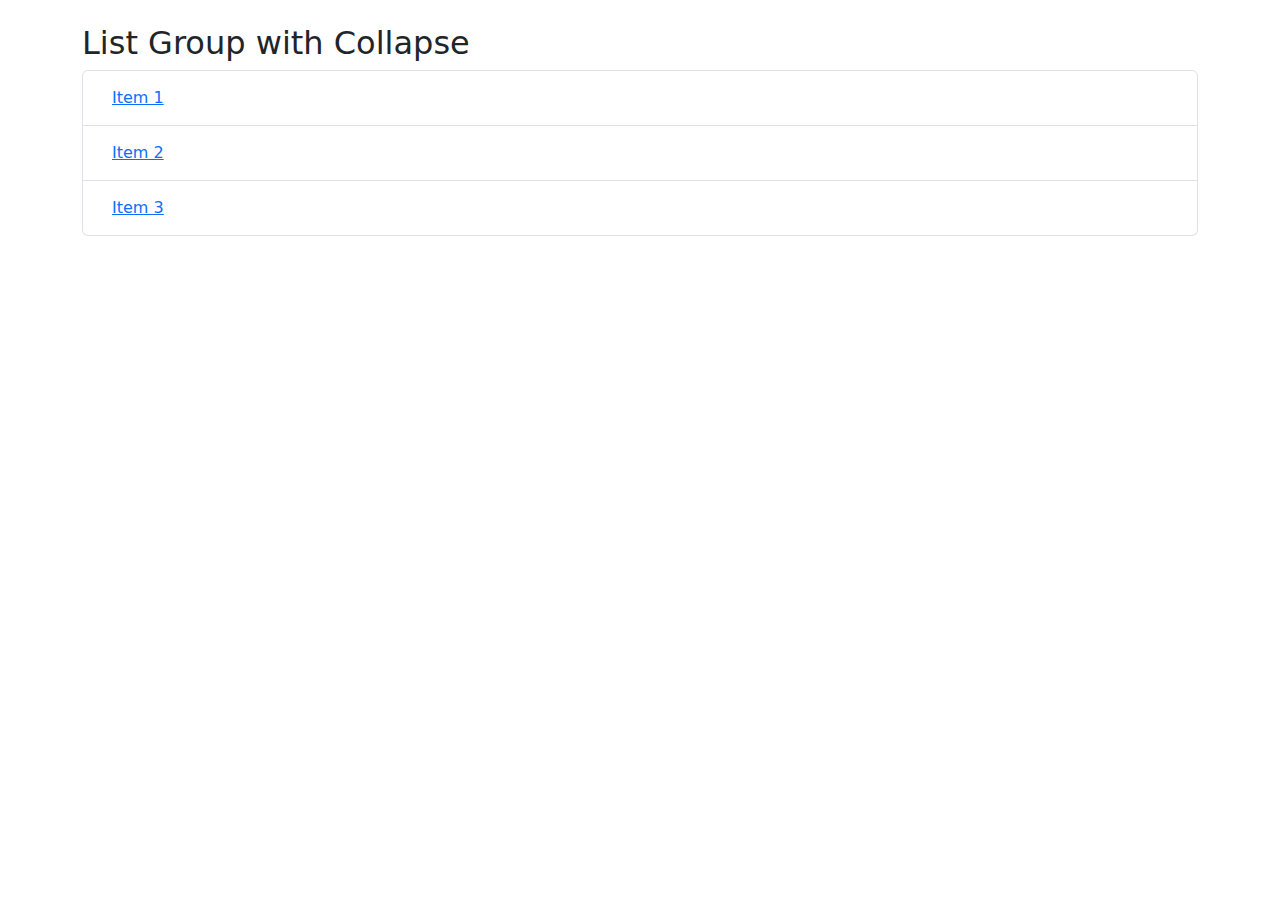
<file: collapse.html>
<!DOCTYPE html>
<html lang="en">

<head>
    <meta charset="UTF-8">
    <meta name="viewport" content="width=device-width, initial-scale=1.0">
    <title>Bootstrap List Group with Collapse</title>
    <!-- Include Bootstrap CSS -->
    <link href="https://cdn.jsdelivr.net/npm/bootstrap@5.3.0/dist/css/bootstrap.min.css" rel="stylesheet">
</head>

<body>
    <div class="container mt-4">
        <h2>List Group with Collapse</h2>
        <div class="list-group" id="accordion">
            <!-- Item 1 -->
            <div class="list-group-item">
                <h3 class="mb-0">
                    <button class="btn btn-link" data-bs-toggle="collapse" data-bs-target="#collapseOne">
                        Item 1
                    </button>
                </h3>
                <div id="collapseOne" class="collapse">
                    <div class="card card-body">
                        Content for Item 1
                    </div>
                </div>
            </div>

            <!-- Item 2 -->
            <div class="list-group-item">
                <h3 class="mb-0">
                    <button class="btn btn-link" data-bs-toggle="collapse" data-bs-target="#collapseTwo">
                        Item 2
                    </button>
                </h3>
                <div id="collapseTwo" class="collapse">
                    <div class="card card-body">
                        Content for Item 2
                    </div>
                </div>
            </div>

            <!-- Item 3 -->
            <div class="list-group-item">
                <h3 class="mb-0">
                    <button class="btn btn-link" data-bs-toggle="collapse" data-bs-target="#collapseThree">
                        Item 3
                    </button>
                </h3>
                <div id="collapseThree" class="collapse">
                    <div class="card card-body">
                        Content for Item 3
                    </div>
                </div>
            </div>
        </div>
    </div>

    <!-- Include Bootstrap JS (Popper.js is required for Bootstrap's dropdowns and popovers) -->
    <script src="https://cdn.jsdelivr.net/npm/bootstrap@5.3.0/dist/js/bootstrap.bundle.min.js"></script>
</body>

</html>
</file>
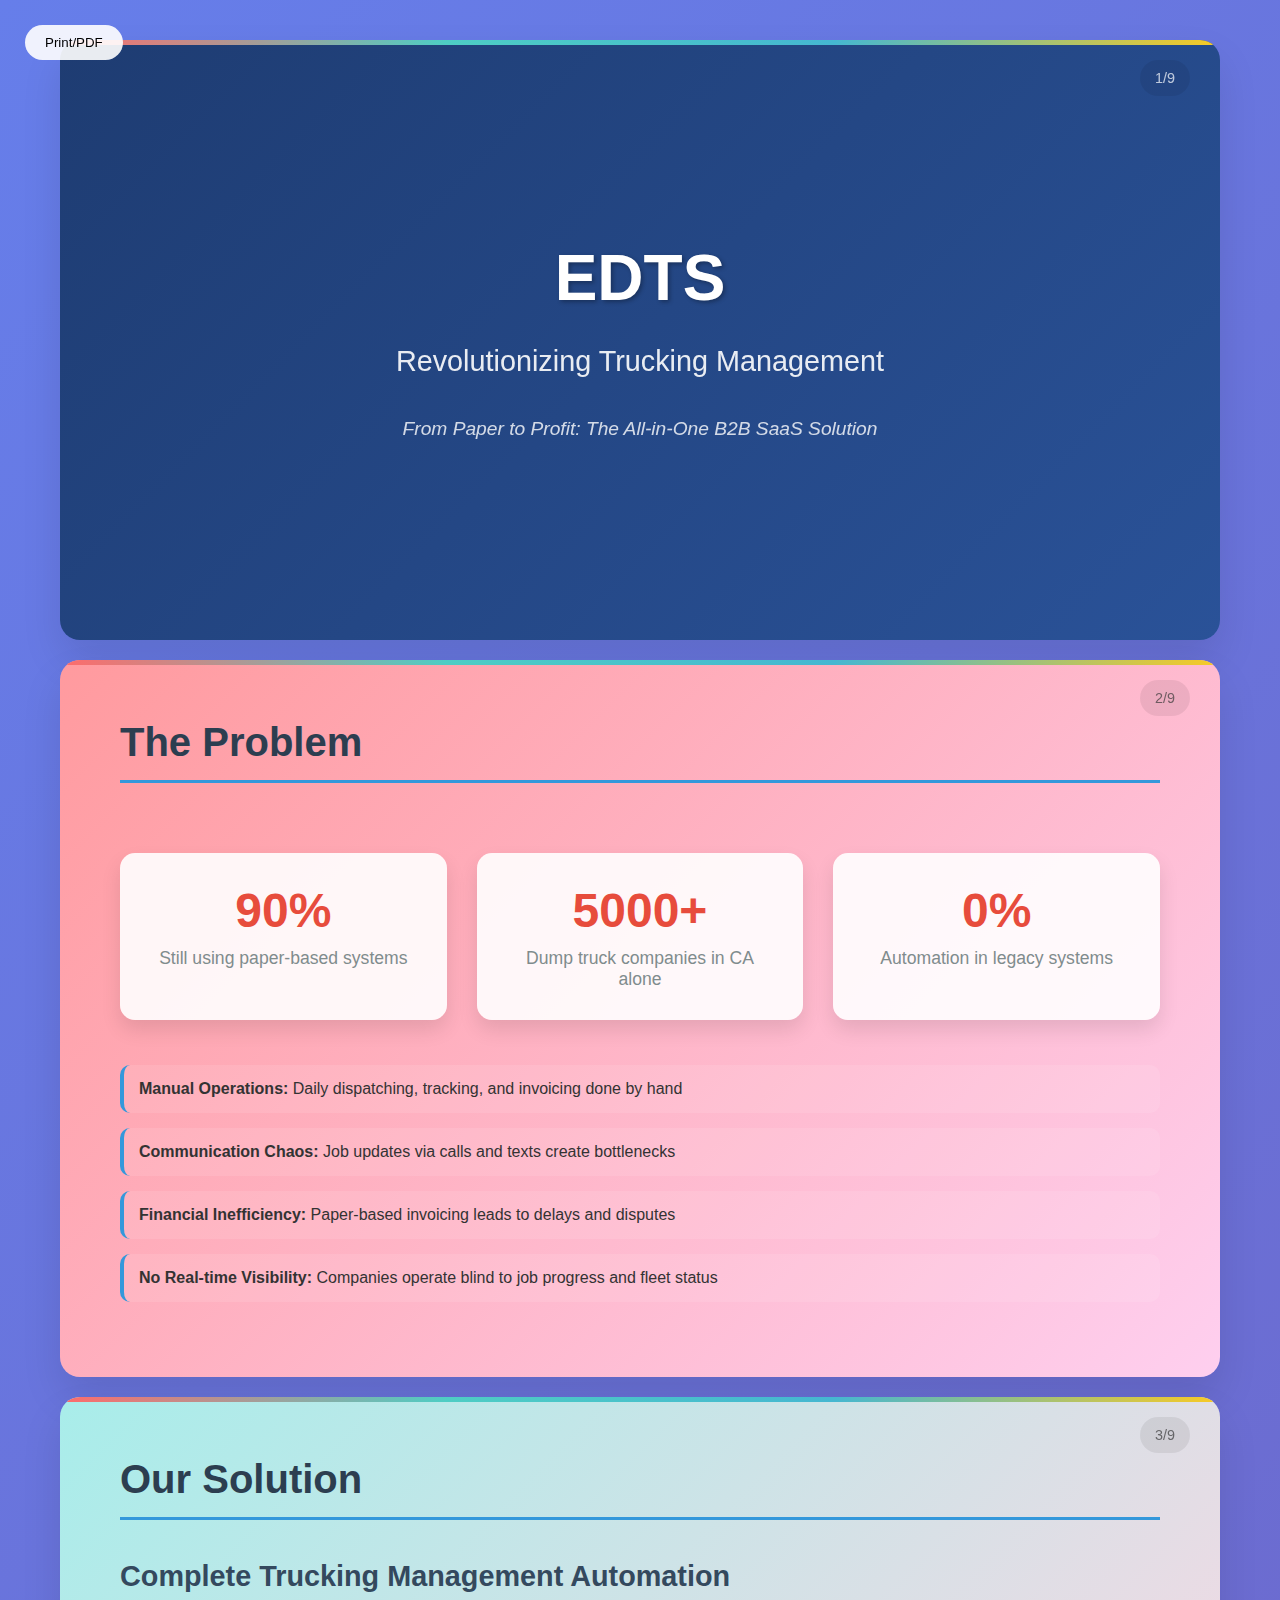
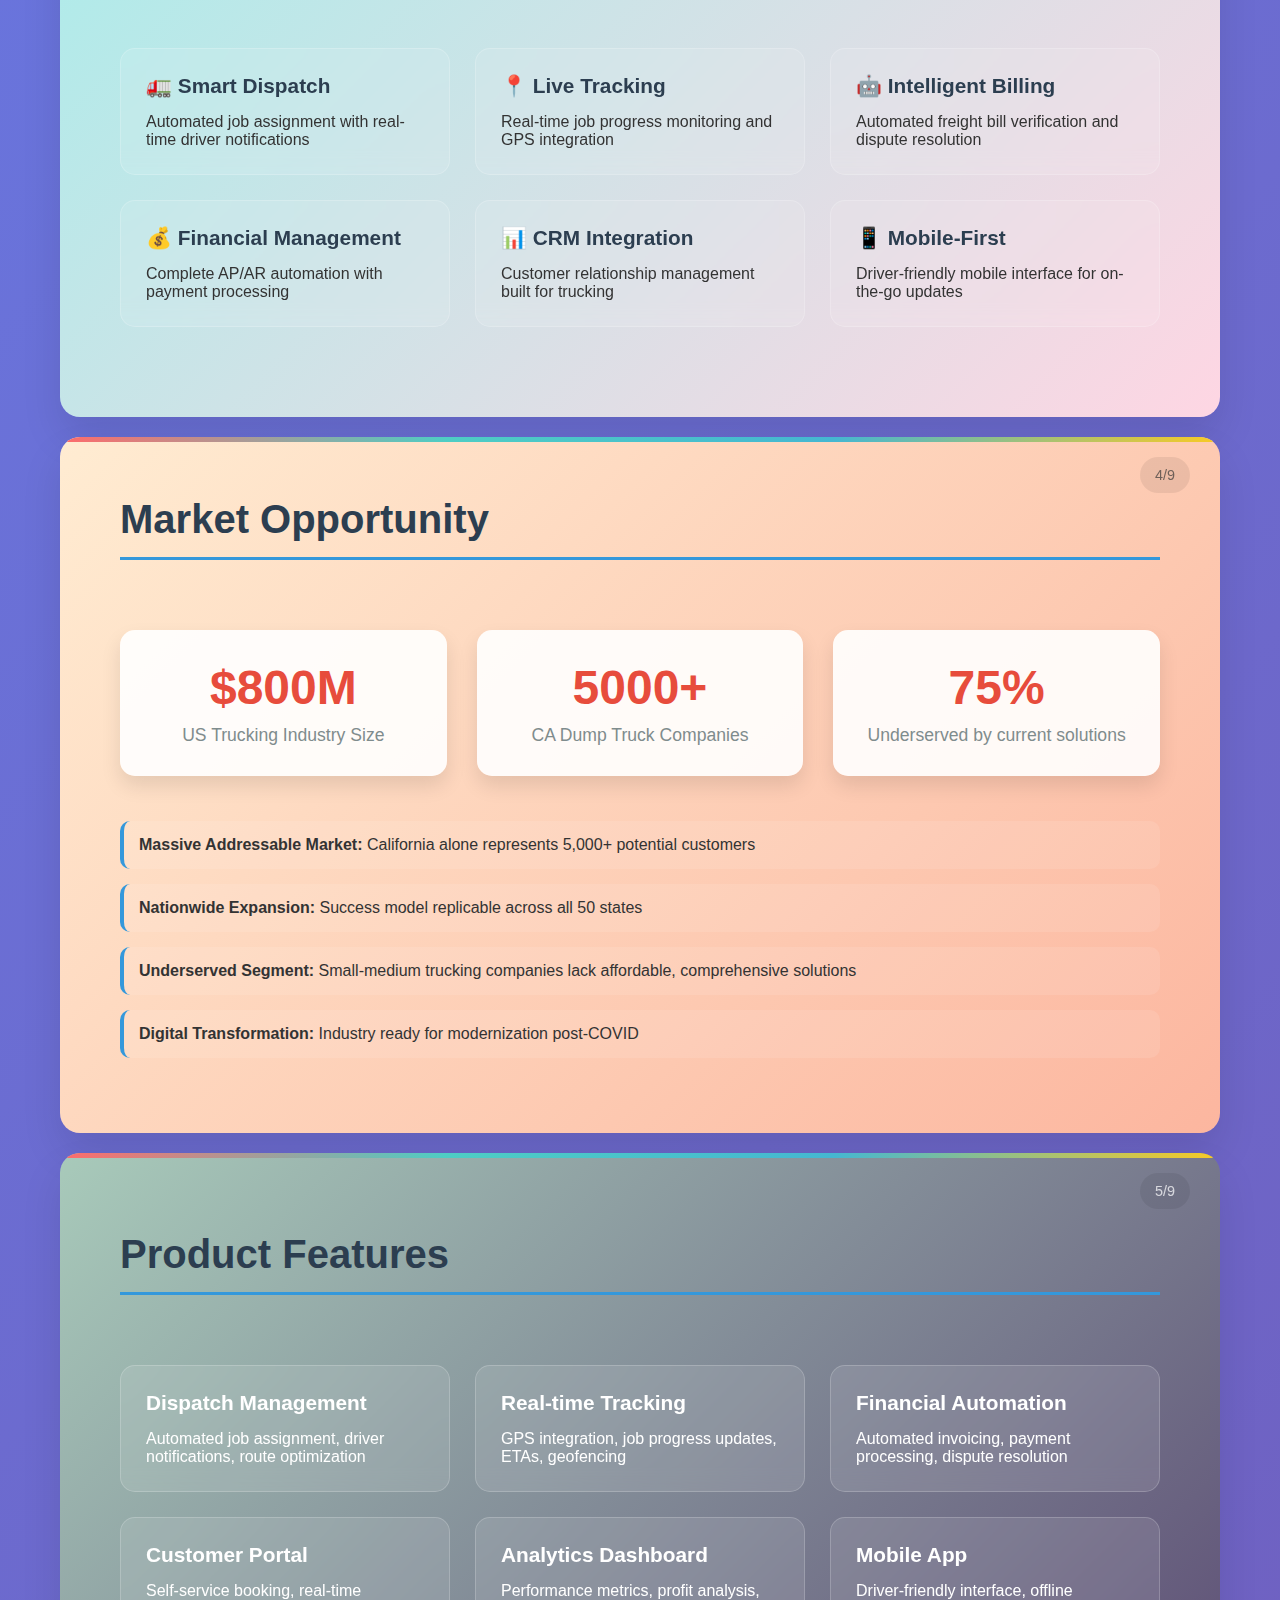
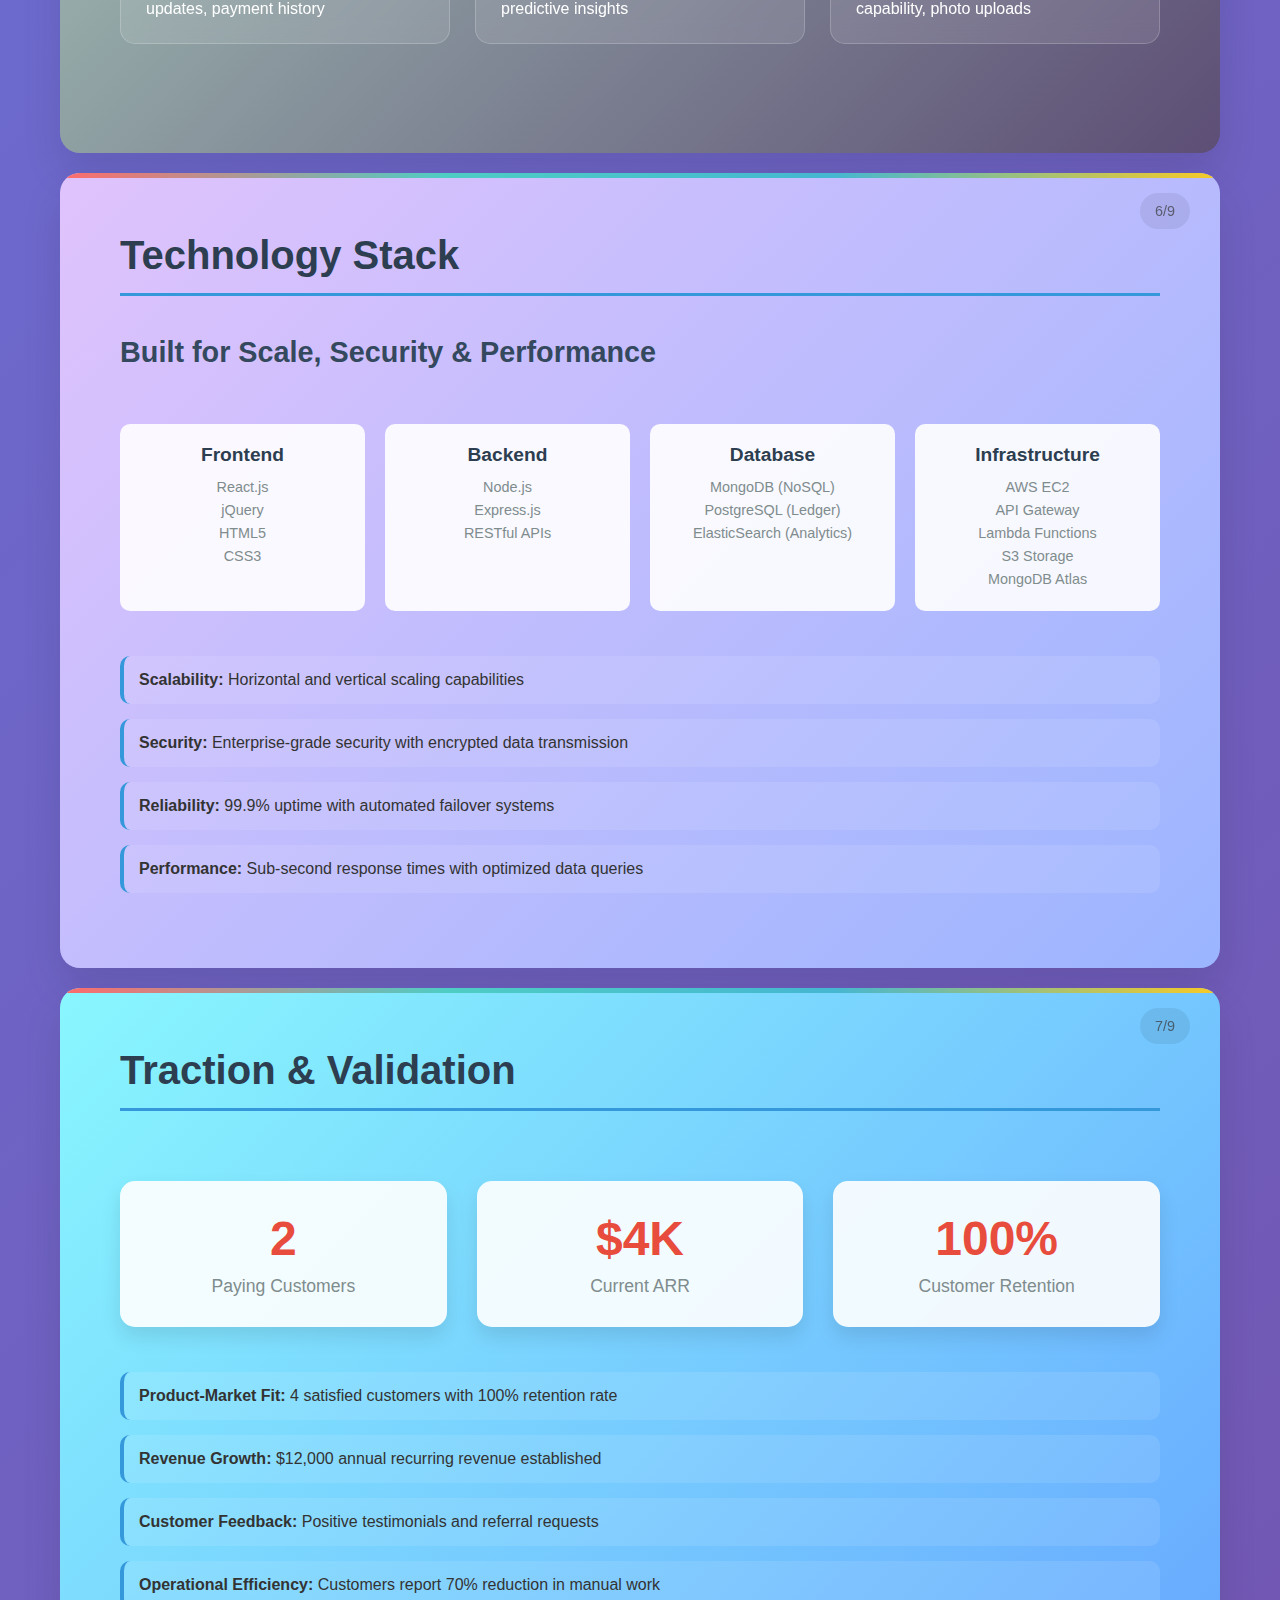
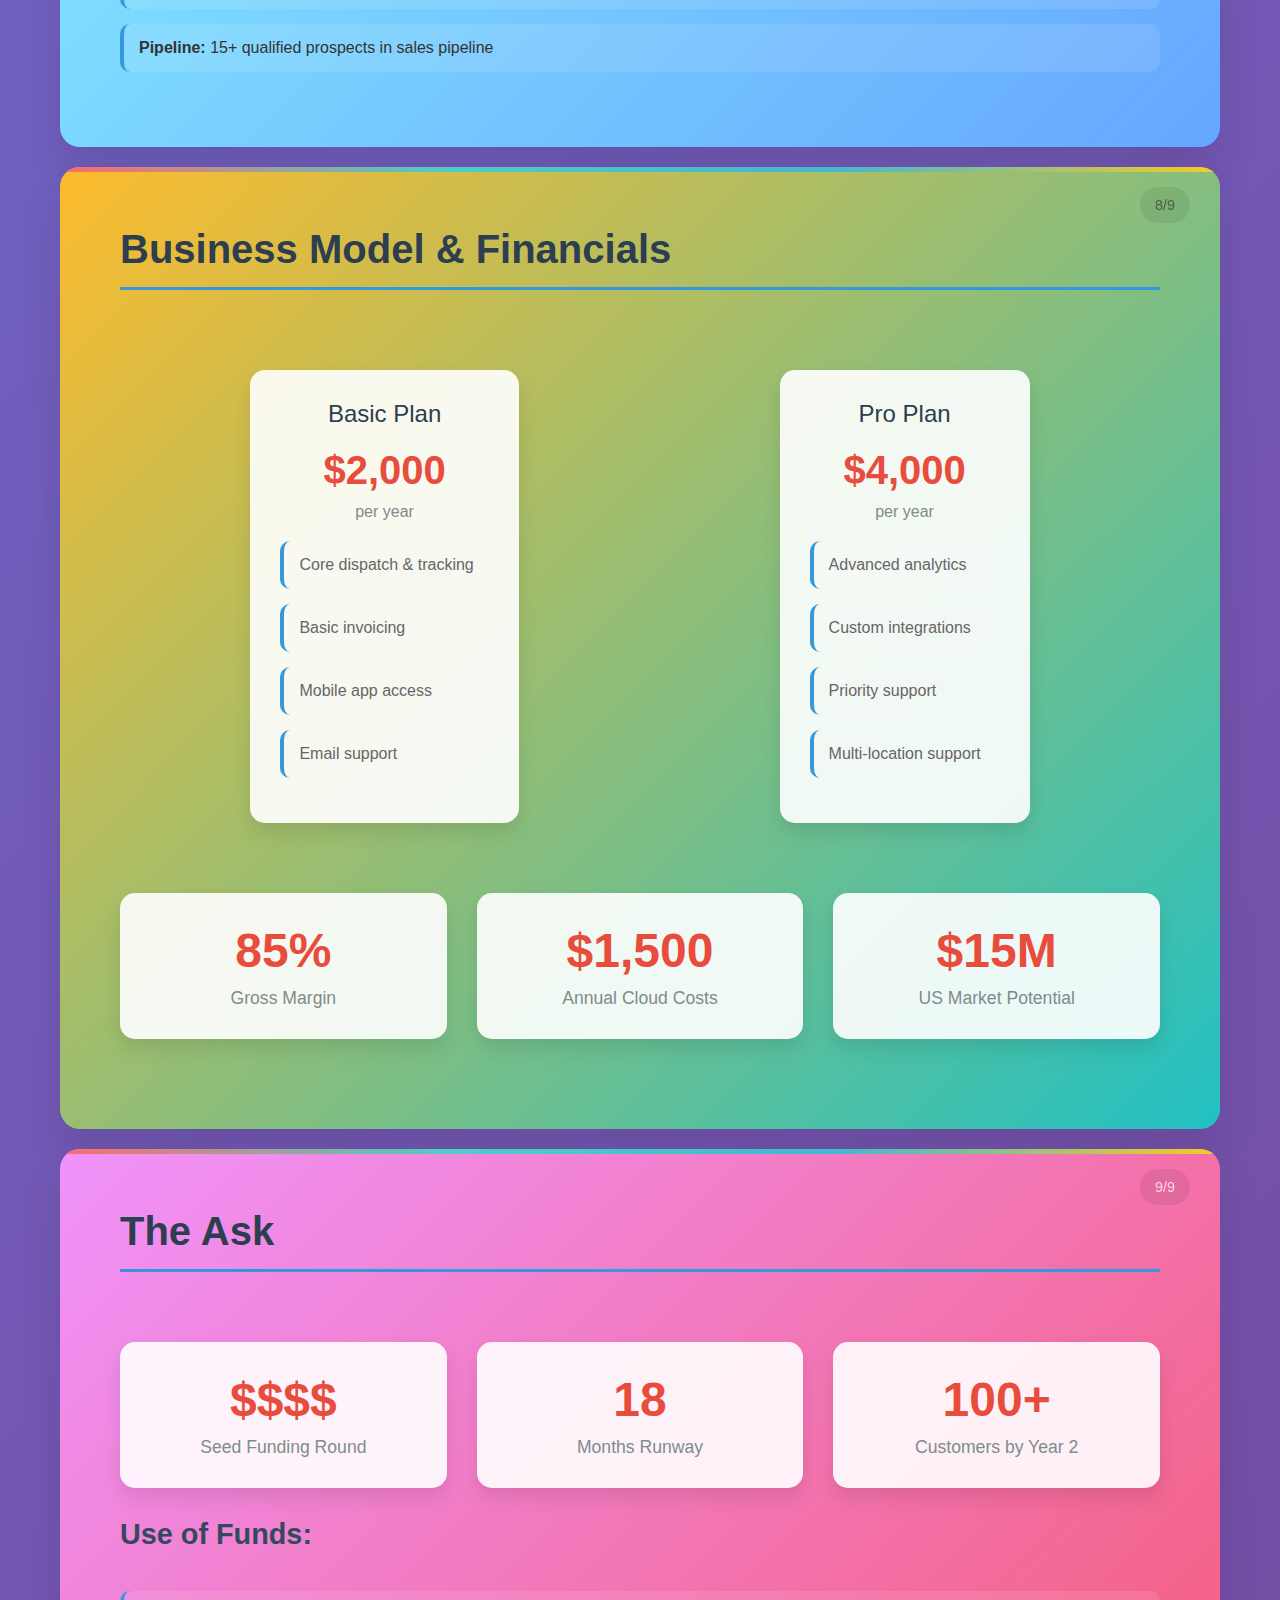
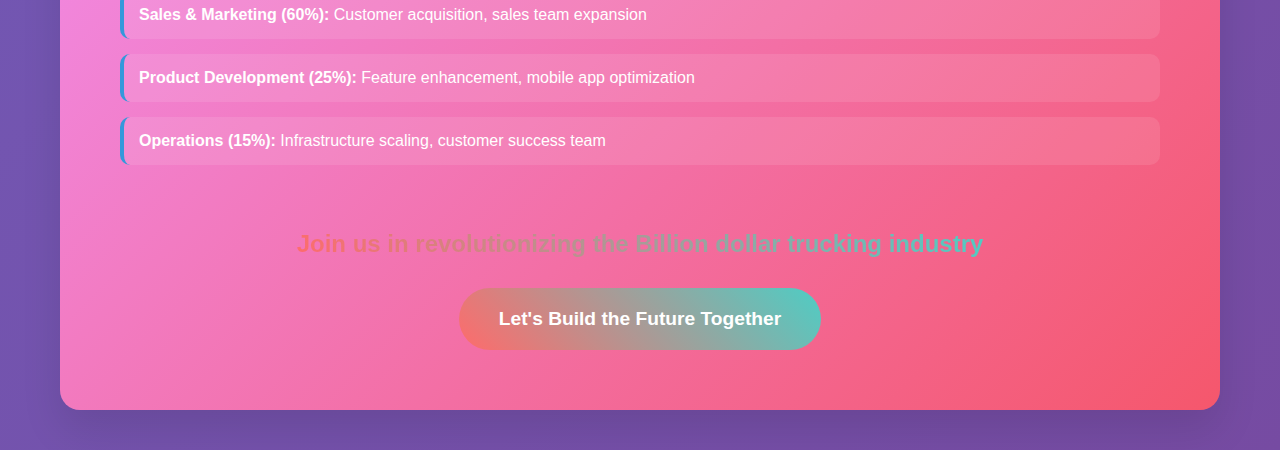
<file: pitch.html>
<!DOCTYPE html>
<html lang="en">
<head>
    <meta charset="UTF-8">
    <meta name="viewport" content="width=device-width, initial-scale=1.0">
    <title>EDTS - Trucking Management Revolution</title>
    <style>
        * {
            margin: 0;
            padding: 0;
            box-sizing: border-box;
        }

        body {
            font-family: 'Segoe UI', Tahoma, Geneva, Verdana, sans-serif;
            background: linear-gradient(135deg, #667eea 0%, #764ba2 100%);
            color: #333;
            overflow-x: hidden;
        }

        .presentation-container {
            max-width: 1200px;
            margin: 0 auto;
            padding: 20px;
        }

        .slide {
            background: white;
            margin: 20px 0;
            padding: 60px;
            border-radius: 20px;
            box-shadow: 0 20px 40px rgba(0,0,0,0.1);
            min-height: 600px;
            display: flex;
            flex-direction: column;
            justify-content: center;
            position: relative;
            overflow: hidden;
            transition: transform 0.3s ease;
        }

        .slide:hover {
            transform: translateY(-5px);
        }

        .slide::before {
            content: '';
            position: absolute;
            top: 0;
            left: 0;
            right: 0;
            height: 5px;
            background: linear-gradient(90deg, #ff6b6b, #4ecdc4, #45b7d1, #f9ca24);
        }

        .title-slide {
            text-align: center;
            background: linear-gradient(135deg, #1e3c72 0%, #2a5298 100%);
            color: white;
        }

        .title-slide h1 {
            font-size: 4rem;
            font-weight: 700;
            margin-bottom: 30px;
            text-shadow: 2px 2px 4px rgba(0,0,0,0.3);
        }

        .title-slide .subtitle {
            font-size: 1.8rem;
            margin-bottom: 40px;
            opacity: 0.9;
        }

        .title-slide .tagline {
            font-size: 1.2rem;
            font-style: italic;
            opacity: 0.8;
        }

        h2 {
            font-size: 2.5rem;
            color: #2c3e50;
            margin-bottom: 40px;
            border-bottom: 3px solid #3498db;
            padding-bottom: 15px;
        }

        h3 {
            font-size: 1.8rem;
            color: #34495e;
            margin-bottom: 25px;
        }

        .problem-slide {
            background: linear-gradient(135deg, #ff9a9e 0%, #fecfef 100%);
        }

        .solution-slide {
            background: linear-gradient(135deg, #a8edea 0%, #fed6e3 100%);
        }

        .market-slide {
            background: linear-gradient(135deg, #ffecd2 0%, #fcb69f 100%);
        }

        .product-slide {
            background: linear-gradient(135deg, #a8caba 0%, #5d4e75 100%);
            color: white;
        }

        .traction-slide {
            background: linear-gradient(135deg, #89f7fe 0%, #66a6ff 100%);
        }

        .business-slide {
            background: linear-gradient(135deg, #fdbb2d 0%, #22c1c3 100%);
        }

        .tech-slide {
            background: linear-gradient(135deg, #e0c3fc 0%, #9bb5ff 100%);
        }

        .ask-slide {
            background: linear-gradient(135deg, #f093fb 0%, #f5576c 100%);
            color: white;
        }

        .stats-grid {
            display: grid;
            grid-template-columns: repeat(auto-fit, minmax(250px, 1fr));
            gap: 30px;
            margin: 30px 0;
        }

        .stat-card {
            background: rgba(255,255,255,0.9);
            padding: 30px;
            border-radius: 15px;
            text-align: center;
            box-shadow: 0 10px 20px rgba(0,0,0,0.1);
            transition: transform 0.3s ease;
        }

        .stat-card:hover {
            transform: scale(1.05);
        }

        .stat-number {
            font-size: 3rem;
            font-weight: bold;
            color: #e74c3c;
            margin-bottom: 10px;
        }

        .stat-label {
            font-size: 1.1rem;
            color: #7f8c8d;
        }

        .features-grid {
            display: grid;
            grid-template-columns: repeat(auto-fit, minmax(300px, 1fr));
            gap: 25px;
            margin: 30px 0;
        }

        .feature-card {
            background: rgba(255,255,255,0.1);
            padding: 25px;
            border-radius: 15px;
            border: 1px solid rgba(255,255,255,0.2);
            backdrop-filter: blur(10px);
        }

        .feature-title {
            font-size: 1.3rem;
            font-weight: bold;
            margin-bottom: 15px;
            color: #2c3e50;
        }

        .product-slide .feature-title {
            color: white;
        }

        .tech-stack {
            display: grid;
            grid-template-columns: repeat(auto-fit, minmax(200px, 1fr));
            gap: 20px;
            margin: 30px 0;
        }

        .tech-category {
            background: rgba(255,255,255,0.9);
            padding: 20px;
            border-radius: 10px;
            text-align: center;
        }

        .tech-category h4 {
            color: #2c3e50;
            margin-bottom: 10px;
            font-size: 1.2rem;
        }

        .tech-list {
            color: #7f8c8d;
            font-size: 0.9rem;
            line-height: 1.6;
        }

        .revenue-model {
            display: flex;
            justify-content: space-around;
            margin: 40px 0;
        }

        .plan-card {
            background: rgba(255,255,255,0.9);
            padding: 30px;
            border-radius: 15px;
            text-align: center;
            min-width: 250px;
            box-shadow: 0 10px 20px rgba(0,0,0,0.1);
        }

        .plan-title {
            font-size: 1.5rem;
            color: #2c3e50;
            margin-bottom: 20px;
        }

        .plan-price {
            font-size: 2.5rem;
            color: #e74c3c;
            font-weight: bold;
            margin-bottom: 10px;
        }

        .plan-period {
            color: #7f8c8d;
            margin-bottom: 20px;
        }

        .cta-section {
            text-align: center;
            margin-top: 50px;
        }

        .cta-button {
            background: linear-gradient(45deg, #ff6b6b, #4ecdc4);
            color: white;
            padding: 20px 40px;
            border: none;
            border-radius: 50px;
            font-size: 1.2rem;
            font-weight: bold;
            cursor: pointer;
            transition: transform 0.3s ease;
            text-decoration: none;
            display: inline-block;
        }

        .cta-button:hover {
            transform: scale(1.1);
        }

        .slide-number {
            position: absolute;
            top: 20px;
            right: 30px;
            background: rgba(0,0,0,0.1);
            padding: 10px 15px;
            border-radius: 20px;
            font-size: 0.9rem;
            opacity: 0.7;
        }

        .navigation {
            position: fixed;
            top: 20px;
            left: 20px;
            z-index: 1000;
        }

        .nav-button {
            background: rgba(255,255,255,0.9);
            border: none;
            padding: 10px 20px;
            margin: 5px;
            border-radius: 20px;
            cursor: pointer;
            transition: all 0.3s ease;
        }

        .nav-button:hover {
            background: #3498db;
            color: white;
        }

        ul {
            list-style: none;
            padding: 0;
        }

        li {
            margin: 15px 0;
            padding: 15px;
            background: rgba(255,255,255,0.1);
            border-radius: 10px;
            border-left: 4px solid #3498db;
        }

        .highlight {
            background: linear-gradient(45deg, #ff6b6b, #4ecdc4);
            -webkit-background-clip: text;
            -webkit-text-fill-color: transparent;
            background-clip: text;
            font-weight: bold;
        }

        @media (max-width: 768px) {
            .slide {
                padding: 30px;
                margin: 10px 0;
            }
            
            .title-slide h1 {
                font-size: 2.5rem;
            }
            
            h2 {
                font-size: 2rem;
            }
            
            .stats-grid {
                grid-template-columns: 1fr;
            }
            
            .revenue-model {
                flex-direction: column;
                gap: 20px;
            }
        }
    </style>
</head>
<body>
    <div class="navigation">
        <button class="nav-button" onclick="window.print()">Print/PDF</button>
    </div>

    <div class="presentation-container">
        <!-- Slide 1: Title -->
        <div class="slide title-slide">
            <div class="slide-number">1/9</div>
            <h1>EDTS</h1>
            <div class="subtitle">Revolutionizing Trucking Management</div>
            <div class="tagline">From Paper to Profit: The All-in-One B2B SaaS Solution</div>
        </div>

        <!-- Slide 2: Problem -->
        <div class="slide problem-slide">
            <div class="slide-number">2/9</div>
            <h2>The Problem</h2>
            <div class="stats-grid">
                <div class="stat-card">
                    <div class="stat-number">90%</div>
                    <div class="stat-label">Still using paper-based systems</div>
                </div>
                <div class="stat-card">
                    <div class="stat-number">5000+</div>
                    <div class="stat-label">Dump truck companies in CA alone</div>
                </div>
                <div class="stat-card">
                    <div class="stat-number">0%</div>
                    <div class="stat-label">Automation in legacy systems</div>
                </div>
            </div>
            <ul>
                <li><strong>Manual Operations:</strong> Daily dispatching, tracking, and invoicing done by hand</li>
                <li><strong>Communication Chaos:</strong> Job updates via calls and texts create bottlenecks</li>
                <li><strong>Financial Inefficiency:</strong> Paper-based invoicing leads to delays and disputes</li>
                <li><strong>No Real-time Visibility:</strong> Companies operate blind to job progress and fleet status</li>
            </ul>
        </div>

        <!-- Slide 3: Solution -->
        <div class="slide solution-slide">
            <div class="slide-number">3/9</div>
            <h2>Our Solution</h2>
            <h3>Complete Trucking Management Automation</h3>
            <div class="features-grid">
                <div class="feature-card">
                    <div class="feature-title">🚛 Smart Dispatch</div>
                    <p>Automated job assignment with real-time driver notifications</p>
                </div>
                <div class="feature-card">
                    <div class="feature-title">📍 Live Tracking</div>
                    <p>Real-time job progress monitoring and GPS integration</p>
                </div>
                <div class="feature-card">
                    <div class="feature-title">🤖 Intelligent Billing</div>
                    <p>Automated freight bill verification and dispute resolution</p>
                </div>
                <div class="feature-card">
                    <div class="feature-title">💰 Financial Management</div>
                    <p>Complete AP/AR automation with payment processing</p>
                </div>
                <div class="feature-card">
                    <div class="feature-title">📊 CRM Integration</div>
                    <p>Customer relationship management built for trucking</p>
                </div>
                <div class="feature-card">
                    <div class="feature-title">📱 Mobile-First</div>
                    <p>Driver-friendly mobile interface for on-the-go updates</p>
                </div>
            </div>
        </div>

        <!-- Slide 4: Market Opportunity -->
        <div class="slide market-slide">
            <div class="slide-number">4/9</div>
            <h2>Market Opportunity</h2>
            <div class="stats-grid">
                <div class="stat-card">
                    <div class="stat-number">$800M</div>
                    <div class="stat-label">US Trucking Industry Size</div>
                </div>
                <div class="stat-card">
                    <div class="stat-number">5000+</div>
                    <div class="stat-label">CA Dump Truck Companies</div>
                </div>
                <div class="stat-card">
                    <div class="stat-number">75%</div>
                    <div class="stat-label">Underserved by current solutions</div>
                </div>
            </div>
            <ul>
                <li><strong>Massive Addressable Market:</strong> California alone represents 5,000+ potential customers</li>
                <li><strong>Nationwide Expansion:</strong> Success model replicable across all 50 states</li>
                <li><strong>Underserved Segment:</strong> Small-medium trucking companies lack affordable, comprehensive solutions</li>
                <li><strong>Digital Transformation:</strong> Industry ready for modernization post-COVID</li>
            </ul>
        </div>

        <!-- Slide 5: Product Demo -->
        <div class="slide product-slide">
            <div class="slide-number">5/9</div>
            <h2>Product Features</h2>
            <div class="features-grid">
                <div class="feature-card">
                    <div class="feature-title">Dispatch Management</div>
                    <p>Automated job assignment, driver notifications, route optimization</p>
                </div>
                <div class="feature-card">
                    <div class="feature-title">Real-time Tracking</div>
                    <p>GPS integration, job progress updates, ETAs, geofencing</p>
                </div>
                <div class="feature-card">
                    <div class="feature-title">Financial Automation</div>
                    <p>Automated invoicing, payment processing, dispute resolution</p>
                </div>
                <div class="feature-card">
                    <div class="feature-title">Customer Portal</div>
                    <p>Self-service booking, real-time updates, payment history</p>
                </div>
                <div class="feature-card">
                    <div class="feature-title">Analytics Dashboard</div>
                    <p>Performance metrics, profit analysis, predictive insights</p>
                </div>
                <div class="feature-card">
                    <div class="feature-title">Mobile App</div>
                    <p>Driver-friendly interface, offline capability, photo uploads</p>
                </div>
            </div>
        </div>

        <!-- Slide 6: Technology Stack -->
        <div class="slide tech-slide">
            <div class="slide-number">6/9</div>
            <h2>Technology Stack</h2>
            <h3>Built for Scale, Security & Performance</h3>
            <div class="tech-stack">
                <div class="tech-category">
                    <h4>Frontend</h4>
                    <div class="tech-list">
                        React.js<br>
                        jQuery<br>
                        HTML5<br>
                        CSS3
                    </div>
                </div>
                <div class="tech-category">
                    <h4>Backend</h4>
                    <div class="tech-list">
                        Node.js<br>
                        Express.js<br>
                        RESTful APIs
                    </div>
                </div>
                <div class="tech-category">
                    <h4>Database</h4>
                    <div class="tech-list">
                        MongoDB (NoSQL)<br>
                        PostgreSQL (Ledger)<br>
                        ElasticSearch (Analytics)
                    </div>
                </div>
                <div class="tech-category">
                    <h4>Infrastructure</h4>
                    <div class="tech-list">
                        AWS EC2<br>
                        API Gateway<br>
                        Lambda Functions<br>
                        S3 Storage<br>
                        MongoDB Atlas
                    </div>
                </div>
            </div>
            <ul>
                <li><strong>Scalability:</strong> Horizontal and vertical scaling capabilities</li>
                <li><strong>Security:</strong> Enterprise-grade security with encrypted data transmission</li>
                <li><strong>Reliability:</strong> 99.9% uptime with automated failover systems</li>
                <li><strong>Performance:</strong> Sub-second response times with optimized data queries</li>
            </ul>
        </div>

        <!-- Slide 7: Traction -->
        <div class="slide traction-slide">
            <div class="slide-number">7/9</div>
            <h2>Traction & Validation</h2>
            <div class="stats-grid">
                <div class="stat-card">
                    <div class="stat-number">2</div>
                    <div class="stat-label">Paying Customers</div>
                </div>
                <div class="stat-card">
                    <div class="stat-number">$4K</div>
                    <div class="stat-label">Current ARR</div>
                </div>
                <div class="stat-card">
                    <div class="stat-number">100%</div>
                    <div class="stat-label">Customer Retention</div>
                </div>
            </div>
            <ul>
                <li><strong>Product-Market Fit:</strong> 4 satisfied customers with 100% retention rate</li>
                <li><strong>Revenue Growth:</strong> $12,000 annual recurring revenue established</li>
                <li><strong>Customer Feedback:</strong> Positive testimonials and referral requests</li>
                <li><strong>Operational Efficiency:</strong> Customers report 70% reduction in manual work</li>
                <li><strong>Pipeline:</strong> 15+ qualified prospects in sales pipeline</li>
            </ul>
        </div>

        <!-- Slide 8: Business Model -->
        <div class="slide business-slide">
            <div class="slide-number">8/9</div>
            <h2>Business Model & Financials</h2>
            <div class="revenue-model">
                <div class="plan-card">
                    <div class="plan-title">Basic Plan</div>
                    <div class="plan-price">$2,000</div>
                    <div class="plan-period">per year</div>
                    <ul style="text-align: left; color: #666;">
                        <li>Core dispatch & tracking</li>
                        <li>Basic invoicing</li>
                        <li>Mobile app access</li>
                        <li>Email support</li>
                    </ul>
                </div>
                <div class="plan-card">
                    <div class="plan-title">Pro Plan</div>
                    <div class="plan-price">$4,000</div>
                    <div class="plan-period">per year</div>
                    <ul style="text-align: left; color: #666;">
                        <li>Advanced analytics</li>
                        <li>Custom integrations</li>
                        <li>Priority support</li>
                        <li>Multi-location support</li>
                    </ul>
                </div>
            </div>
            <div class="stats-grid">
                <div class="stat-card">
                    <div class="stat-number">85%</div>
                    <div class="stat-label">Gross Margin</div>
                </div>
                <div class="stat-card">
                    <div class="stat-number">$1,500</div>
                    <div class="stat-label">Annual Cloud Costs</div>
                </div>
                <div class="stat-card">
                    <div class="stat-number">$15M</div>
                    <div class="stat-label">US Market Potential</div>
                </div>
            </div>
        </div>

        <!-- Slide 9: The Ask -->
        <div class="slide ask-slide">
            <div class="slide-number">9/9</div>
            <h2>The Ask</h2>
            <div class="stats-grid">
                <div class="stat-card">
                    <div class="stat-number">$$$$</div>
                    <div class="stat-label">Seed Funding Round</div>
                </div>
                <div class="stat-card">
                    <div class="stat-number">18</div>
                    <div class="stat-label">Months Runway</div>
                </div>
                <div class="stat-card">
                    <div class="stat-number">100+</div>
                    <div class="stat-label">Customers by Year 2</div>
                </div>
            </div>
            <h3>Use of Funds:</h3>
            <ul>
                <li><strong>Sales & Marketing (60%):</strong> Customer acquisition, sales team expansion</li>
                <li><strong>Product Development (25%):</strong> Feature enhancement, mobile app optimization</li>
                <li><strong>Operations (15%):</strong> Infrastructure scaling, customer success team</li>
            </ul>
            <div class="cta-section">
                <div style="font-size: 1.5rem; margin-bottom: 30px;">
                    <span class="highlight">Join us in revolutionizing the Billion dollar trucking industry</span>
                </div>
                <a href="#" class="cta-button">Let's Build the Future Together</a>
            </div>
        </div>
    </div>

    <script>
        // Add smooth scrolling and print functionality
        document.addEventListener('DOMContentLoaded', function() {
            // Add animation to stat cards
            const statCards = document.querySelectorAll('.stat-card');
            statCards.forEach((card, index) => {
                card.style.animationDelay = `${index * 0.1}s`;
            });
        });
    </script>
</body>
</html>
</file>
